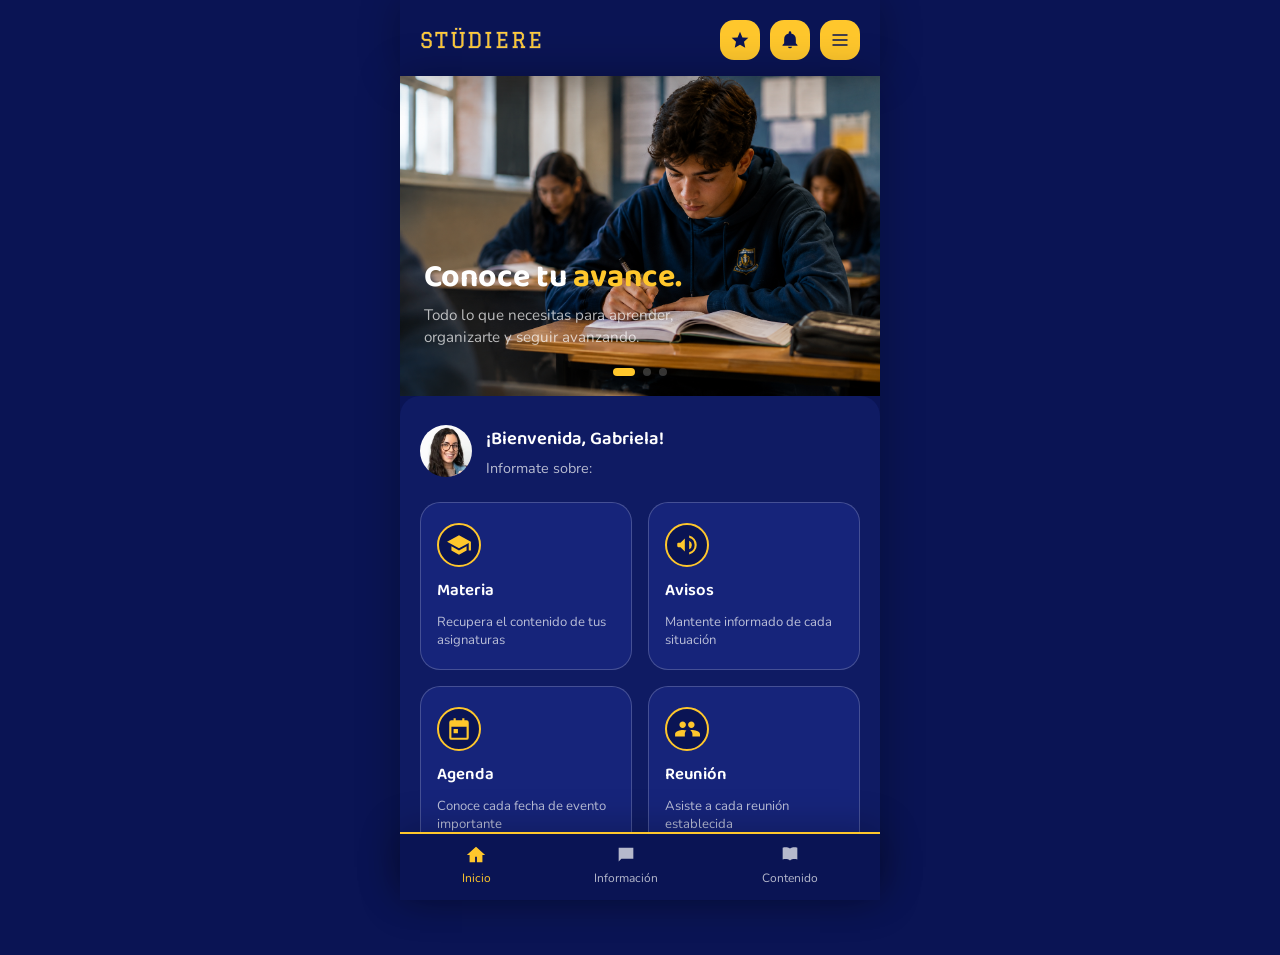
<file: index.html>
<!DOCTYPE html>
<html lang="es">
<head>
  <meta charset="UTF-8">
  <meta name="viewport" content="width=device-width, initial-scale=1.0">
  <title>Stüdiere | Inicio</title>
  <link rel="preconnect" href="https://fonts.googleapis.com">
  <link href="https://fonts.googleapis.com/css2?family=Baloo+2:wght@500;600;700;800&family=Graduate&family=Nunito:wght@400;600;700;800&display=swap" rel="stylesheet">
  <link rel="stylesheet" href="style.css">
</head>
<body>

  <header class="site-header">
    <div class="logo">
      <span class="logo__text">STÜDIERE</span>
    </div>

    <nav class="main-nav" aria-label="Navegación principal">
      <ul class="main-nav__list">
        <li><a href="destacados.html" class="icon-btn" aria-label="Destacados">
          <svg viewBox="0 0 24 24" width="20" height="20" fill="currentColor"><path d="M12 2l2.9 6.9L22 9.2l-5.2 4.9 1.5 7.1L12 17.6 5.7 21.2l1.5-7.1L2 9.2l7.1-.3z"/></svg>
        </a></li>
        <li><a href="avisos.html" class="icon-btn" aria-label="Notificaciones">
          <svg viewBox="0 0 24 24" width="20" height="20" fill="currentColor"><path d="M12 22a2.5 2.5 0 0 0 2.45-2h-4.9A2.5 2.5 0 0 0 12 22zm7-6v-5a7 7 0 0 0-5.5-6.84V3a1.5 1.5 0 0 0-3 0v1.16A7 7 0 0 0 5 11v5l-2 2v1h18v-1z"/></svg>
        </a></li>
        <li><a href="menu.html" class="icon-btn" aria-label="Menú">
          <svg viewBox="0 0 24 24" width="20" height="20" fill="currentColor"><path d="M3 5h18v2H3zM3 11h18v2H3zM3 17h18v2H3z"/></svg>
        </a></li>
      </ul>
    </nav>
  </header>

  <main class="site-main">

    <section class="hero" aria-label="Presentación">
      <div class="hero__media">
        <img src="estudiando.png" alt="Estudiante tomando apuntes en el salón de clases" class="hero__img">
      </div>
      <div class="hero__content">
        <h1 class="hero__title">Conoce tu <span class="hero__title--accent">avance.</span></h1>
        <p class="hero__text">Todo lo que necesitas para aprender, organizarte y seguir avanzando.</p>
      </div>
      <div class="hero__dots" role="tablist" aria-label="Diapositivas destacadas">
        <span class="dot dot--active" role="tab" aria-selected="true"></span>
        <span class="dot" role="tab" aria-selected="false"></span>
        <span class="dot" role="tab" aria-selected="false"></span>
      </div>
    </section>

    <section class="panel" aria-label="Panel de usuario">

      <div class="welcome">
        <img src="gabriela.jpg" alt="" class="welcome__avatar" aria-hidden="true">
        <div class="welcome__text">
          <p class="welcome__greeting">¡Bienvenida, Gabriela!</p>
          <p class="welcome__subtitle">Informate sobre:</p>
        </div>
      </div>

      <section class="options" aria-label="Accesos rápidos">
        <ul class="options__grid">
          <li class="option-card">
            <a href="materia.html">
              <span class="option-card__icon" aria-hidden="true">
                <svg viewBox="0 0 24 24" width="26" height="26" fill="currentColor"><path d="M12 3 1 9l11 6 9-4.91V17h2V9zM5 13.18v4L12 21l7-3.82v-4L12 17z"/></svg>
              </span>
              <span class="option-card__title">Materia</span>
              <span class="option-card__desc">Recupera el contenido de tus asignaturas</span>
            </a>
          </li>
          <li class="option-card">
            <a href="avisos.html">
              <span class="option-card__icon" aria-hidden="true">
                <svg viewBox="0 0 24 24" width="26" height="26" fill="currentColor"><path d="M3 11v2a1 1 0 0 0 1 1h2l4 4v-12l-4 4H4a1 1 0 0 0-1 1zm13.5 1a4.5 4.5 0 0 0-2.5-4.03v8.06A4.5 4.5 0 0 0 16.5 12zM14 3.23v2.06a7 7 0 0 1 0 13.42v2.06a9 9 0 0 0 0-17.54z"/></svg>
              </span>
              <span class="option-card__title">Avisos</span>
              <span class="option-card__desc">Mantente informado de cada situación</span>
            </a>
          </li>
          <li class="option-card">
            <a href="agenda.html">
              <span class="option-card__icon" aria-hidden="true">
                <svg viewBox="0 0 24 24" width="26" height="26" fill="currentColor"><path d="M7 2v2H5a2 2 0 0 0-2 2v14a2 2 0 0 0 2 2h14a2 2 0 0 0 2-2V6a2 2 0 0 0-2-2h-2V2h-2v2H9V2zm12 8v10H5V10zM7 12h4v4H7z"/></svg>
              </span>
              <span class="option-card__title">Agenda</span>
              <span class="option-card__desc">Conoce cada fecha de evento importante</span>
            </a>
          </li>
          <li class="option-card">
            <a href="reunion.html">
              <span class="option-card__icon" aria-hidden="true">
                <svg viewBox="0 0 24 24" width="26" height="26" fill="currentColor"><path d="M16 11c1.66 0 3-1.34 3-3s-1.34-3-3-3-3 1.34-3 3 1.34 3 3 3zm-8 0c1.66 0 3-1.34 3-3S9.66 5 8 5 5 6.34 5 8s1.34 3 3 3zm0 2c-2.33 0-7 1.17-7 3.5V19h9v-2.5c0-.83.33-2.13 1.5-3.15A11 11 0 0 0 8 13zm8 0c-.29 0-.62.02-.97.05 1.16 1 1.97 2.3 1.97 3.45V19h7v-2.5c0-2.33-4.67-3.5-8-3.5z"/></svg>
              </span>
              <span class="option-card__title">Reunión</span>
              <span class="option-card__desc">Asiste a cada reunión establecida</span>
            </a>
          </li>
        </ul>
      </section>

    </section>

  </main>

  <footer class="site-footer">
    <nav class="tab-bar" aria-label="Navegación inferior">
      <ul class="tab-bar__list">
        <li class="tab-bar__item tab-bar__item--active">
          <a href="index.html">
            <svg viewBox="0 0 24 24" width="22" height="22" fill="currentColor"><path d="M12 3 2 12h3v8h6v-6h2v6h6v-8h3z"/></svg>
            <span>Inicio</span>
          </a>
        </li>
        <li class="tab-bar__item">
          <a href="informacion.html">
            <svg viewBox="0 0 24 24" width="22" height="22" fill="currentColor"><path d="M4 4h16v12H7l-3 3z"/></svg>
            <span>Información</span>
          </a>
        </li>
        <li class="tab-bar__item">
          <a href="contenido.html">
            <svg viewBox="0 0 24 24" width="22" height="22" fill="currentColor"><path d="M12 5c-2-1.5-5-2-8-1v13c3-1 6-.5 8 1 2-1.5 5-2 8-1V4c-3-1-6-.5-8 1z"/></svg>
            <span>Contenido</span>
          </a>
        </li>
      </ul>
    </nav>
  </footer>

</body>
</html>
</file>
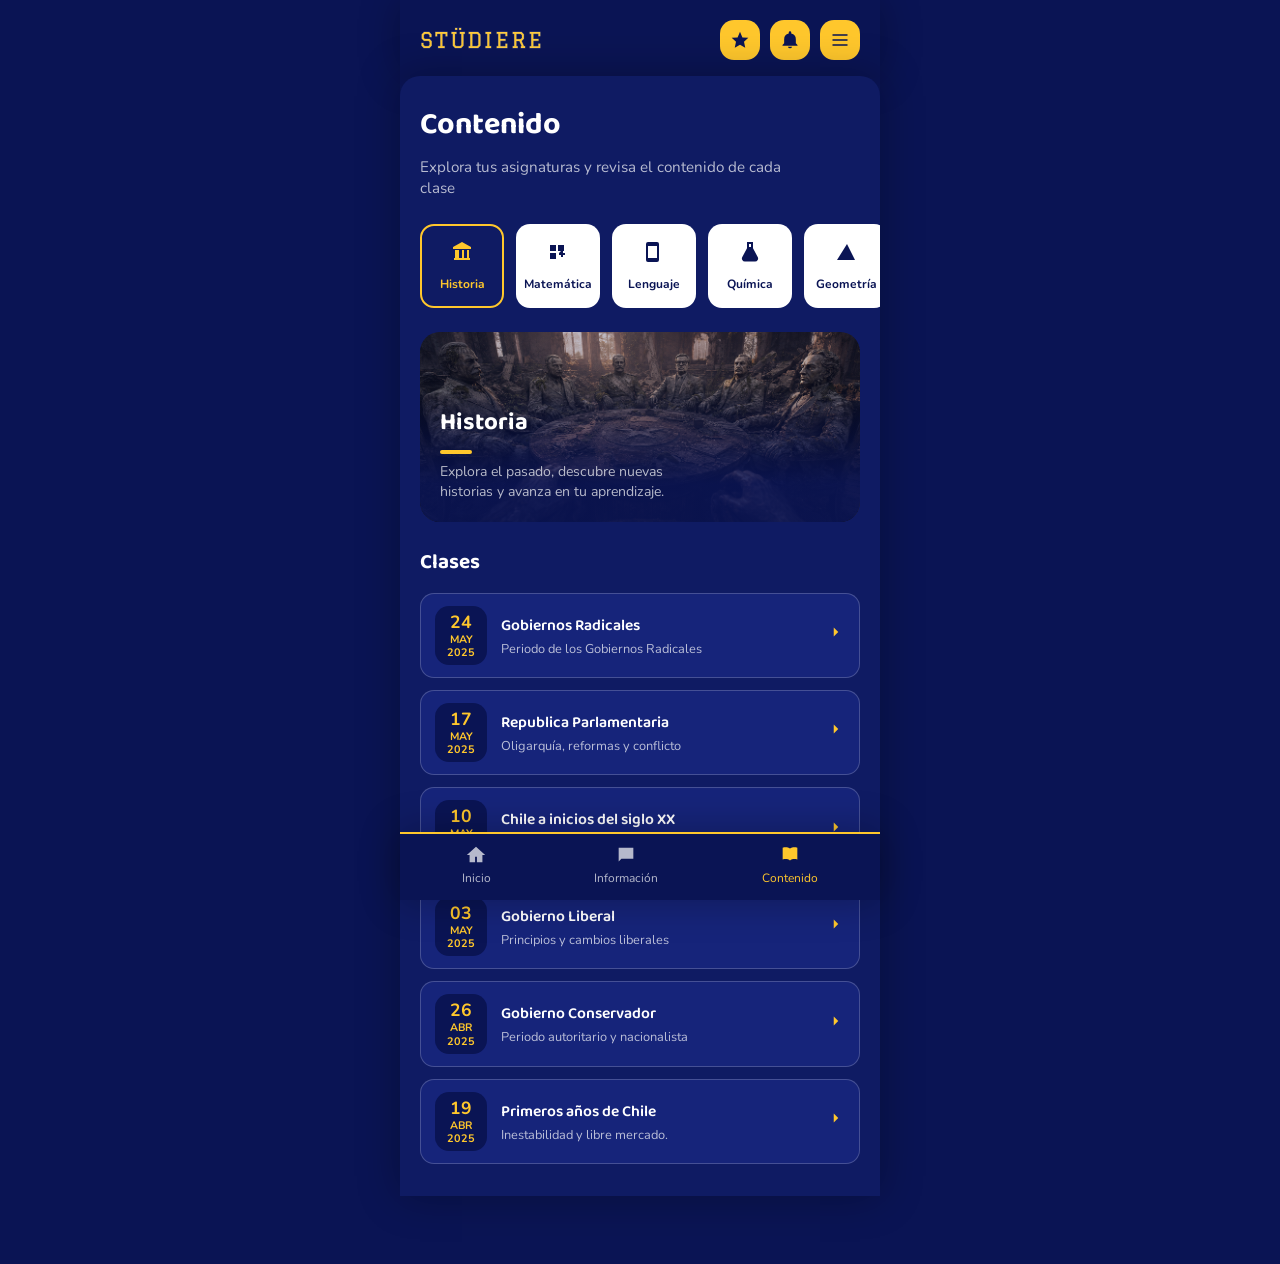
<file: contenido.html>
<!DOCTYPE html>
<html lang="es">
<head>
  <meta charset="UTF-8">
  <meta name="viewport" content="width=device-width, initial-scale=1.0">
  <title>Stüdiere | Contenido</title>
  <link rel="preconnect" href="https://fonts.googleapis.com">
  <link href="https://fonts.googleapis.com/css2?family=Baloo+2:wght@500;600;700;800&family=Graduate&family=Nunito:wght@400;600;700;800&display=swap" rel="stylesheet">
  <link rel="stylesheet" href="style.css">
</head>
<body>

  <header class="site-header">
    <div class="logo">
      <span class="logo__text">STÜDIERE</span>
    </div>

    <nav class="main-nav" aria-label="Navegación principal">
      <ul class="main-nav__list">
        <li><a href="destacados.html" class="icon-btn" aria-label="Destacados">
          <svg viewBox="0 0 24 24" width="20" height="20" fill="currentColor"><path d="M12 2l2.9 6.9L22 9.2l-5.2 4.9 1.5 7.1L12 17.6 5.7 21.2l1.5-7.1L2 9.2l7.1-.3z"/></svg>
        </a></li>
        <li><a href="avisos.html" class="icon-btn" aria-label="Notificaciones">
          <svg viewBox="0 0 24 24" width="20" height="20" fill="currentColor"><path d="M12 22a2.5 2.5 0 0 0 2.45-2h-4.9A2.5 2.5 0 0 0 12 22zm7-6v-5a7 7 0 0 0-5.5-6.84V3a1.5 1.5 0 0 0-3 0v1.16A7 7 0 0 0 5 11v5l-2 2v1h18v-1z"/></svg>
        </a></li>
        <li><a href="menu.html" class="icon-btn" aria-label="Menú">
          <svg viewBox="0 0 24 24" width="20" height="20" fill="currentColor"><path d="M3 5h18v2H3zM3 11h18v2H3zM3 17h18v2H3z"/></svg>
        </a></li>
      </ul>
    </nav>
  </header>

  <main class="site-main">

    <section class="panel panel--top" aria-label="Contenido">

      <div class="page-intro">
        <h1 class="page-intro__title">Contenido</h1>
        <p class="page-intro__desc">Explora tus asignaturas y revisa el contenido de cada clase</p>
      </div>

      <nav class="subject-tabs" aria-label="Asignaturas">
        <ul class="subject-tabs__list">
          <li>
            <a href="#historia" class="subject-tab subject-tab--active" aria-current="page">
              <span class="subject-tab__icon" aria-hidden="true">
                <svg viewBox="0 0 24 24" width="24" height="24" fill="currentColor"><path d="M12 2 3 7v2h18V7zM5 10v8H4v2h16v-2h-1v-8h-2v8h-3v-8h-2v8H9v-8z"/></svg>
              </span>
              <span class="subject-tab__label">Historia</span>
            </a>
          </li>
          <li>
            <a href="#matematica" class="subject-tab">
              <span class="subject-tab__icon" aria-hidden="true">
                <svg viewBox="0 0 24 24" width="24" height="24" fill="currentColor"><path d="M4 11h6V5H4zm0 8h6v-6H4zm8-8h6V5h-6zm1 2v2h2v2h2v-2h2v-2h-2V9h-2v2z"/></svg>
              </span>
              <span class="subject-tab__label">Matemática</span>
            </a>
          </li>
          <li>
            <a href="#lenguaje" class="subject-tab">
              <span class="subject-tab__icon" aria-hidden="true">
                <svg viewBox="0 0 24 24" width="24" height="24" fill="currentColor"><path d="M6 2h9a2 2 0 0 1 2 2v16a2 2 0 0 1-2 2H6a2 2 0 0 1-2-2V4a2 2 0 0 1 2-2zm0 4v12h9V6z"/></svg>
              </span>
              <span class="subject-tab__label">Lenguaje</span>
            </a>
          </li>
          <li>
            <a href="#quimica" class="subject-tab">
              <span class="subject-tab__icon" aria-hidden="true">
                <svg viewBox="0 0 24 24" width="24" height="24" fill="currentColor"><path d="M9 2v6.35L4.3 17a3 3 0 0 0 2.6 4.5h10.2a3 3 0 0 0 2.6-4.5L15 8.35V2zm2 2h2v3h-2z"/></svg>
              </span>
              <span class="subject-tab__label">Química</span>
            </a>
          </li>
          <li>
            <a href="#geometria" class="subject-tab">
              <span class="subject-tab__icon" aria-hidden="true">
                <svg viewBox="0 0 24 24" width="24" height="24" fill="currentColor"><path d="M3 20 13 4l8 16z"/></svg>
              </span>
              <span class="subject-tab__label">Geometría</span>
            </a>
          </li>
        </ul>
      </nav>

      <section class="subject-banner" aria-label="Historia">
        <div class="subject-banner__media">
          <img src="historia.png" alt="Imagen relacionada con la historia" class="subject-banner__img">
        </div>
        <div class="subject-banner__content">
          <h2 class="subject-banner__title">Historia</h2>
          <span class="subject-banner__accent" aria-hidden="true"></span>
          <p class="subject-banner__desc">Explora el pasado, descubre nuevas historias y avanza en tu aprendizaje.</p>
        </div>
      </section>

      <section class="classes" aria-label="Clases">
        <h2 class="classes__title">Clases</h2>

        <ul class="class-list">
          <li class="class-item">
            <a href="clase-gobiernos-radicales.html">
              <span class="class-item__date"><strong>24</strong>MAY<br>2025</span>
              <span class="class-item__text">
                <span class="class-item__title">Gobiernos Radicales</span>
                <span class="class-item__desc">Periodo de los Gobiernos Radicales</span>
              </span>
              <span class="class-item__chevron" aria-hidden="true">
                <svg viewBox="0 0 24 24" width="18" height="18" fill="currentColor"><path d="M9 6l6 6-6 6z"/></svg>
              </span>
            </a>
          </li>
          <li class="class-item">
            <a href="clase-republica-parlamentaria.html">
              <span class="class-item__date"><strong>17</strong>MAY<br>2025</span>
              <span class="class-item__text">
                <span class="class-item__title">Republica Parlamentaria</span>
                <span class="class-item__desc">Oligarquía, reformas y conflicto</span>
              </span>
              <span class="class-item__chevron" aria-hidden="true">
                <svg viewBox="0 0 24 24" width="18" height="18" fill="currentColor"><path d="M9 6l6 6-6 6z"/></svg>
              </span>
            </a>
          </li>
          <li class="class-item">
            <a href="clase-chile-siglo-xx.html">
              <span class="class-item__date"><strong>10</strong>MAY<br>2025</span>
              <span class="class-item__text">
                <span class="class-item__title">Chile a inicios del siglo XX</span>
                <span class="class-item__desc">Desigualdad, tensión y crisis</span>
              </span>
              <span class="class-item__chevron" aria-hidden="true">
                <svg viewBox="0 0 24 24" width="18" height="18" fill="currentColor"><path d="M9 6l6 6-6 6z"/></svg>
              </span>
            </a>
          </li>
          <li class="class-item">
            <a href="clase-gobierno-liberal.html">
              <span class="class-item__date"><strong>03</strong>MAY<br>2025</span>
              <span class="class-item__text">
                <span class="class-item__title">Gobierno Liberal</span>
                <span class="class-item__desc">Principios y cambios liberales</span>
              </span>
              <span class="class-item__chevron" aria-hidden="true">
                <svg viewBox="0 0 24 24" width="18" height="18" fill="currentColor"><path d="M9 6l6 6-6 6z"/></svg>
              </span>
            </a>
          </li>
          <li class="class-item">
            <a href="clase-gobierno-conservador.html">
              <span class="class-item__date"><strong>26</strong>ABR<br>2025</span>
              <span class="class-item__text">
                <span class="class-item__title">Gobierno Conservador</span>
                <span class="class-item__desc">Periodo autoritario y nacionalista</span>
              </span>
              <span class="class-item__chevron" aria-hidden="true">
                <svg viewBox="0 0 24 24" width="18" height="18" fill="currentColor"><path d="M9 6l6 6-6 6z"/></svg>
              </span>
            </a>
          </li>
          <li class="class-item">
            <a href="clase-primeros-anos-chile.html">
              <span class="class-item__date"><strong>19</strong>ABR<br>2025</span>
              <span class="class-item__text">
                <span class="class-item__title">Primeros años de Chile</span>
                <span class="class-item__desc">Inestabilidad y libre mercado.</span>
              </span>
              <span class="class-item__chevron" aria-hidden="true">
                <svg viewBox="0 0 24 24" width="18" height="18" fill="currentColor"><path d="M9 6l6 6-6 6z"/></svg>
              </span>
            </a>
          </li>
        </ul>
      </section>

    </section>

  </main>

  <footer class="site-footer">
    <nav class="tab-bar" aria-label="Navegación inferior">
      <ul class="tab-bar__list">
        <li class="tab-bar__item">
          <a href="index.html">
            <svg viewBox="0 0 24 24" width="22" height="22" fill="currentColor"><path d="M12 3 2 12h3v8h6v-6h2v6h6v-8h3z"/></svg>
            <span>Inicio</span>
          </a>
        </li>
        <li class="tab-bar__item">
          <a href="informacion.html">
            <svg viewBox="0 0 24 24" width="22" height="22" fill="currentColor"><path d="M4 4h16v12H7l-3 3z"/></svg>
            <span>Información</span>
          </a>
        </li>
        <li class="tab-bar__item tab-bar__item--active">
          <a href="contenido.html">
            <svg viewBox="0 0 24 24" width="22" height="22" fill="currentColor"><path d="M12 5c-2-1.5-5-2-8-1v13c3-1 6-.5 8 1 2-1.5 5-2 8-1V4c-3-1-6-.5-8 1z"/></svg>
            <span>Contenido</span>
          </a>
        </li>
      </ul>
    </nav>
  </footer>

</body>
</html>
</file>
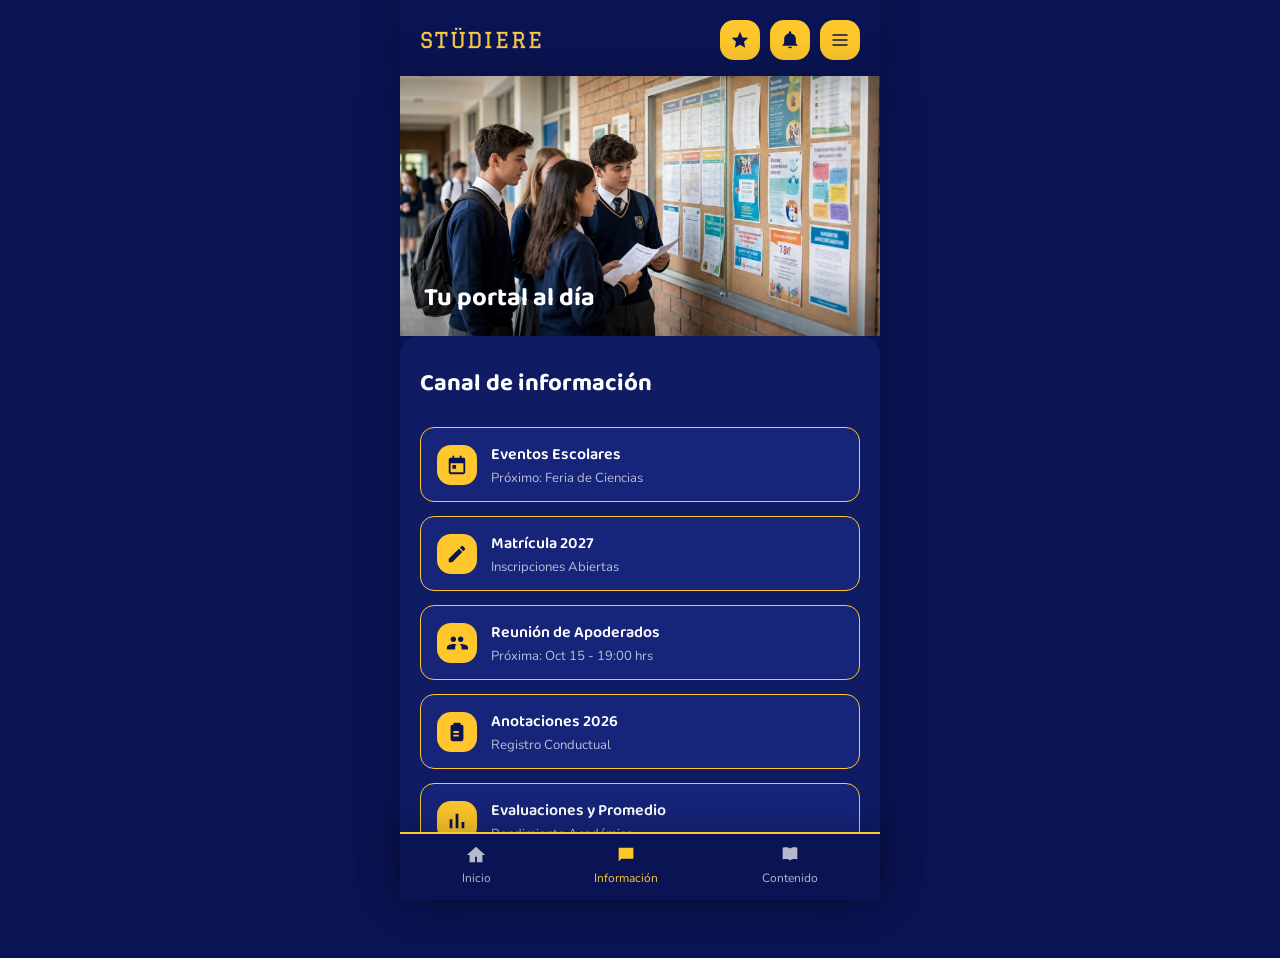
<file: informacion.html>
<!DOCTYPE html>
<html lang="es">
<head>
  <meta charset="UTF-8">
  <meta name="viewport" content="width=device-width, initial-scale=1.0">
  <title>Stüdiere | Información</title>
  <link rel="preconnect" href="https://fonts.googleapis.com">
  <link href="https://fonts.googleapis.com/css2?family=Baloo+2:wght@500;600;700;800&family=Graduate&family=Nunito:wght@400;600;700;800&display=swap" rel="stylesheet">
  <link rel="stylesheet" href="style.css">
</head>
<body>

  <header class="site-header">
    <div class="logo">
      <span class="logo__text">STÜDIERE</span>
    </div>

    <nav class="main-nav" aria-label="Navegación principal">
      <ul class="main-nav__list">
        <li><a href="destacados.html" class="icon-btn" aria-label="Destacados">
          <svg viewBox="0 0 24 24" width="20" height="20" fill="currentColor"><path d="M12 2l2.9 6.9L22 9.2l-5.2 4.9 1.5 7.1L12 17.6 5.7 21.2l1.5-7.1L2 9.2l7.1-.3z"/></svg>
        </a></li>
        <li><a href="avisos.html" class="icon-btn" aria-label="Notificaciones">
          <svg viewBox="0 0 24 24" width="20" height="20" fill="currentColor"><path d="M12 22a2.5 2.5 0 0 0 2.45-2h-4.9A2.5 2.5 0 0 0 12 22zm7-6v-5a7 7 0 0 0-5.5-6.84V3a1.5 1.5 0 0 0-3 0v1.16A7 7 0 0 0 5 11v5l-2 2v1h18v-1z"/></svg>
        </a></li>
        <li><a href="menu.html" class="icon-btn" aria-label="Menú">
          <svg viewBox="0 0 24 24" width="20" height="20" fill="currentColor"><path d="M3 5h18v2H3zM3 11h18v2H3zM3 17h18v2H3z"/></svg>
        </a></li>
      </ul>
    </nav>
  </header>

  <main class="site-main">

    <section class="hero hero--compact" aria-label="Presentación">
      <div class="hero__media">
        <img src="estudiantes.png" alt="Estudiantes revisando el diario mural del colegio" class="hero__img">
      </div>
      <div class="hero__content">
        <h1 class="hero__title">Tu portal al día</h1>
      </div>
    </section>

    <section class="panel" aria-label="Canal de información">

      <h2 class="panel__title">Canal de información</h2>

      <ul class="info-list">
        <li class="info-item">
          <a href="eventos-escolares.html">
            <span class="info-item__icon" aria-hidden="true">
              <svg viewBox="0 0 24 24" width="22" height="22" fill="currentColor"><path d="M7 2v2H5a2 2 0 0 0-2 2v14a2 2 0 0 0 2 2h14a2 2 0 0 0 2-2V6a2 2 0 0 0-2-2h-2V2h-2v2H9V2zm12 8v10H5V10zM7 12h4v4H7z"/></svg>
            </span>
            <span class="info-item__text">
              <span class="info-item__title">Eventos Escolares</span>
              <span class="info-item__desc">Próximo: Feria de Ciencias</span>
            </span>
          </a>
        </li>
        <li class="info-item">
          <a href="matricula.html">
            <span class="info-item__icon" aria-hidden="true">
              <svg viewBox="0 0 24 24" width="22" height="22" fill="currentColor"><path d="M3 17.25V21h3.75L17.81 9.94l-3.75-3.75zM20.71 7.04a1 1 0 0 0 0-1.41l-2.34-2.34a1 1 0 0 0-1.41 0l-1.83 1.83 3.75 3.75z"/></svg>
            </span>
            <span class="info-item__text">
              <span class="info-item__title">Matrícula 2027</span>
              <span class="info-item__desc">Inscripciones Abiertas</span>
            </span>
          </a>
        </li>
        <li class="info-item">
          <a href="reunion-apoderados.html">
            <span class="info-item__icon" aria-hidden="true">
              <svg viewBox="0 0 24 24" width="22" height="22" fill="currentColor"><path d="M16 11c1.66 0 3-1.34 3-3s-1.34-3-3-3-3 1.34-3 3 1.34 3 3 3zm-8 0c1.66 0 3-1.34 3-3S9.66 5 8 5 5 6.34 5 8s1.34 3 3 3zm0 2c-2.33 0-7 1.17-7 3.5V19h9v-2.5c0-.83.33-2.13 1.5-3.15A11 11 0 0 0 8 13zm8 0c-.29 0-.62.02-.97.05 1.16 1 1.97 2.3 1.97 3.45V19h7v-2.5c0-2.33-4.67-3.5-8-3.5z"/></svg>
            </span>
            <span class="info-item__text">
              <span class="info-item__title">Reunión de Apoderados</span>
              <span class="info-item__desc">Próxima: Oct 15 - 19:00 hrs</span>
            </span>
          </a>
        </li>
        <li class="info-item">
          <a href="anotaciones.html">
            <span class="info-item__icon" aria-hidden="true">
              <svg viewBox="0 0 24 24" width="22" height="22" fill="currentColor"><path d="M9 2a1 1 0 0 0-1 1v1H7a2 2 0 0 0-2 2v14a2 2 0 0 0 2 2h10a2 2 0 0 0 2-2V6a2 2 0 0 0-2-2h-1V3a1 1 0 0 0-1-1zm-1 9h6v2H8zm0 4h6v2H8z"/></svg>
            </span>
            <span class="info-item__text">
              <span class="info-item__title">Anotaciones 2026</span>
              <span class="info-item__desc">Registro Conductual</span>
            </span>
          </a>
        </li>
        <li class="info-item">
          <a href="evaluaciones.html">
            <span class="info-item__icon" aria-hidden="true">
              <svg viewBox="0 0 24 24" width="22" height="22" fill="currentColor"><path d="M4 20V10h3v10zm6.5 0V4h3v16zm6.5 0v-7h3v7z"/></svg>
            </span>
            <span class="info-item__text">
              <span class="info-item__title">Evaluaciones y Promedio</span>
              <span class="info-item__desc">Rendimiento Académico</span>
            </span>
          </a>
        </li>
      </ul>

    </section>

  </main>

  <footer class="site-footer">
    <nav class="tab-bar" aria-label="Navegación inferior">
      <ul class="tab-bar__list">
        <li class="tab-bar__item">
          <a href="index.html">
            <svg viewBox="0 0 24 24" width="22" height="22" fill="currentColor"><path d="M12 3 2 12h3v8h6v-6h2v6h6v-8h3z"/></svg>
            <span>Inicio</span>
          </a>
        </li>
        <li class="tab-bar__item tab-bar__item--active">
          <a href="informacion.html">
            <svg viewBox="0 0 24 24" width="22" height="22" fill="currentColor"><path d="M4 4h16v12H7l-3 3z"/></svg>
            <span>Información</span>
          </a>
        </li>
        <li class="tab-bar__item">
          <a href="contenido.html">
            <svg viewBox="0 0 24 24" width="22" height="22" fill="currentColor"><path d="M12 5c-2-1.5-5-2-8-1v13c3-1 6-.5 8 1 2-1.5 5-2 8-1V4c-3-1-6-.5-8 1z"/></svg>
            <span>Contenido</span>
          </a>
        </li>
      </ul>
    </nav>
  </footer>

</body>
</html>
</file>
<file: style.css>
/* ==========================================================================
   Tokens
   ========================================================================== */
:root {
  --color-navy-900: #0A1454;
  --color-navy-800: #0F1B63;
  --color-navy-700: #16247A;
  --color-yellow-400: #FFC72C;
  --color-yellow-300: #FFD966;
  --color-white: #FFFFFF;
  --color-white-70: rgba(255, 255, 255, 0.7);
  --color-white-20: rgba(255, 255, 255, 0.2);
  --history-banner-image: url("historia.png");

  --font-display: 'Baloo 2', system-ui, sans-serif;
  --font-body: 'Nunito', system-ui, sans-serif;

  --radius-lg: 20px;
  --radius-md: 14px;
  --radius-full: 999px;

  --max-width: 480px;
}

/* ==========================================================================
   Reset
   ========================================================================== */
*,
*::before,
*::after {
  box-sizing: border-box;
  margin: 0;
  padding: 0;
}

html {
  -webkit-text-size-adjust: 100%;
}

body {
  font-family: var(--font-body);
  background: var(--color-navy-900);
  color: var(--color-white);
  min-height: 100vh;
  display: flex;
  flex-direction: column;
}

img {
  max-width: 100%;
  display: block;
}

a {
  color: inherit;
  text-decoration: none;
}

ul {
  list-style: none;
}

/* Shell: keeps the layout centered like a phone screen on wider viewports */
.site-header,
.site-main,
.site-footer {
  width: 100%;
  max-width: var(--max-width);
  margin-inline: auto;
}

/* ==========================================================================
   Header
   ========================================================================== */
.site-header {
  display: flex;
  align-items: center;
  justify-content: space-between;
  gap: 16px;
  padding: 20px 20px 16px;
}

.logo__text {
  font-family: 'Graduate', Georgia, serif;
  font-weight: 400;
  font-size: 1.4rem;
  letter-spacing: 0.08em;
  color: var(--color-yellow-400);
  -webkit-text-stroke: 0.8px var(--color-white-20);
}

.main-nav__list {
  display: flex;
  align-items: center;
  gap: 10px;
}

.icon-btn {
  display: flex;
  align-items: center;
  justify-content: center;
  width: 40px;
  height: 40px;
  border-radius: var(--radius-md);
  background: var(--color-yellow-400);
  color: var(--color-navy-900);
  transition: transform 0.15s ease;
}

.icon-btn:hover,
.icon-btn:focus-visible {
  transform: translateY(-1px);
}

.icon-btn:focus-visible {
  outline: 2px solid var(--color-white);
  outline-offset: 2px;
}

/* ==========================================================================
   Main
   ========================================================================== */
.site-main {
  flex: 1;
  display: flex;
  flex-direction: column;
}

/* ---- Hero section ---- */
.hero {
  position: relative;
  display: flex;
  flex-direction: column;
  justify-content: flex-end;
  min-height: 320px;
  overflow: hidden;
}

.hero__media {
  position: absolute;
  inset: 0;
  z-index: -2;
}

.hero__img {
  width: 100%;
  height: 100%;
  object-fit: cover;
}

.hero__media::after {
  content: "";
  position: absolute;
  inset: 0;
  background: linear-gradient(
    to top,
    rgba(10, 20, 84, 0.95) 10%,
    rgba(10, 20, 84, 0.35) 55%,
    rgba(10, 20, 84, 0.1) 100%
  );
  z-index: -1;
}

.hero__content {
  display: flex;
  flex-direction: column;
  gap: 10px;
  padding: 24px 24px 20px;
}

.hero__title {
  font-family: var(--font-display);
  font-weight: 700;
  font-size: 2rem;
  line-height: 1.1;
  color: var(--color-white);
}

.hero__title--accent {
  color: var(--color-yellow-400);
}

.hero__text {
  max-width: 30ch;
  font-size: 0.95rem;
  line-height: 1.4;
  color: var(--color-white-70);
}

.hero__dots {
  display: flex;
  justify-content: center;
  gap: 8px;
  padding-bottom: 20px;
}

.dot {
  width: 8px;
  height: 8px;
  border-radius: var(--radius-full);
  background: var(--color-white-20);
}

.dot--active {
  width: 22px;
  background: var(--color-yellow-400);
}

/* Hero variant used on secondary pages: shorter, no dots, single line title */
.hero--compact {
  min-height: 260px;
}

.hero--compact .hero__content {
  padding-bottom: 24px;
}

.hero--compact .hero__title {
  font-size: 1.6rem;
}

/* ---- Panel / dashboard section ---- */
.panel {
  display: flex;
  flex-direction: column;
  gap: 24px;
  background: var(--color-navy-800);
  border-top-left-radius: var(--radius-lg);
  border-top-right-radius: var(--radius-lg);
  padding: 28px 20px 32px;
  flex: 1;
}

.welcome {
  display: flex;
  align-items: center;
  gap: 14px;
}

.welcome__avatar {
  width: 52px;
  height: 52px;
  border-radius: var(--radius-full);
  background: var(--color-yellow-400);
}

.welcome__text {
  display: flex;
  flex-direction: column;
  gap: 4px;
}

.welcome__greeting {
  font-family: var(--font-display);
  font-weight: 600;
  font-size: 1.15rem;
}

.panel--top {
  padding-top: 24px;
}

.page-intro {
  display: flex;
  flex-direction: column;
  gap: 8px;
}

.page-intro__title {
  font-family: var(--font-display);
  font-weight: 700;
  font-size: 1.9rem;
}

.page-intro__desc {
  font-size: 0.95rem;
  line-height: 1.4;
  color: var(--color-white-70);
  max-width: 42ch;
}

/* Subject tabs: horizontally scrollable chip row */
.subject-tabs {
  width: calc(100% + 40px);
  margin-inline: -20px;
  overflow-x: auto;
  -webkit-overflow-scrolling: touch;
  scrollbar-width: none;
}

.subject-tabs::-webkit-scrollbar {
  display: none;
}

.subject-tabs__list {
  display: flex;
  gap: 12px;
  padding: 0 20px;
}

.subject-tab {
  flex: 0 0 auto;
  display: flex;
  flex-direction: column;
  align-items: center;
  justify-content: center;
  gap: 6px;
  width: 84px;
  height: 84px;
  border-radius: var(--radius-md);
  background: var(--color-white);
  color: var(--color-navy-900);
  border: 2px solid transparent;
}

.subject-tab--active {
  background: var(--color-navy-800);
  color: var(--color-yellow-400);
  border-color: var(--color-yellow-400);
}

.subject-tab__label {
  font-size: 0.75rem;
  font-weight: 700;
}

/* Subject banner: featured subject with image and description */
.subject-banner {
  position: relative;
  border-radius: var(--radius-lg);
  overflow: hidden;
  min-height: 190px;
  display: flex;
  align-items: flex-end;
  background-image: var(--history-banner-image);
  background-position: center;
  background-size: cover;
}

.subject-banner__media {
  position: absolute;
  inset: 0;
  z-index: 0;
}

.subject-banner__img {
  width: 100%;
  height: 100%;
  object-fit: cover;
  opacity: 0;
}

.subject-banner__media::after {
  content: "";
  position: absolute;
  inset: 0;
  background: linear-gradient(
    to top,
    rgba(10, 20, 84, 0.9) 20%,
    rgba(10, 20, 84, 0.25) 70%
  );
  z-index: 1;
}

.subject-banner__content {
  position: relative;
  z-index: 2;
  display: flex;
  flex-direction: column;
  gap: 8px;
  padding: 20px;
}

.subject-banner__title {
  font-family: var(--font-display);
  font-weight: 700;
  font-size: 1.5rem;
}

.subject-banner__accent {
  width: 32px;
  height: 4px;
  border-radius: var(--radius-full);
  background: var(--color-yellow-400);
}

.subject-banner__desc {
  font-size: 0.88rem;
  line-height: 1.4;
  color: var(--color-white-70);
  max-width: 34ch;
}

/* Classes list */
.classes {
  display: flex;
  flex-direction: column;
  gap: 14px;
}

.classes__title {
  font-family: var(--font-display);
  font-weight: 700;
  font-size: 1.3rem;
}

.class-list {
  display: flex;
  flex-direction: column;
  gap: 12px;
}

.class-item {
  background: var(--color-navy-700);
  border: 1px solid var(--color-white-20);
  border-radius: var(--radius-md);
}

.class-item a {
  display: flex;
  align-items: center;
  gap: 14px;
  padding: 12px 14px;
}

.class-item__date {
  flex-shrink: 0;
  display: flex;
  flex-direction: column;
  align-items: center;
  justify-content: center;
  width: 52px;
  padding: 6px 4px;
  border-radius: var(--radius-md);
  background: var(--color-navy-900);
  color: var(--color-yellow-400);
  font-size: 0.68rem;
  font-weight: 700;
  line-height: 1.2;
  text-align: center;
}

.class-item__date strong {
  font-size: 1.1rem;
}

.class-item__text {
  flex: 1;
  display: flex;
  flex-direction: column;
  gap: 2px;
}

.class-item__title {
  font-family: var(--font-display);
  font-weight: 600;
  font-size: 0.98rem;
}

.class-item__desc {
  font-size: 0.8rem;
  color: var(--color-white-70);
}

.class-item__chevron {
  flex-shrink: 0;
  color: var(--color-yellow-400);
}

.welcome__subtitle {
  font-size: 0.9rem;
  color: var(--color-white-70);
}

.panel__title {
  font-family: var(--font-display);
  font-weight: 700;
  font-size: 1.5rem;
}

/* Info channel list */
.info-list {
  display: flex;
  flex-direction: column;
  gap: 14px;
}

.info-item {
  background: var(--color-navy-700);
  border: 1px solid var(--color-yellow-400);
  border-radius: var(--radius-md);
}

.info-item a {
  display: flex;
  align-items: center;
  gap: 14px;
  padding: 14px 16px;
}

.info-item__icon {
  flex-shrink: 0;
  display: flex;
  align-items: center;
  justify-content: center;
  width: 40px;
  height: 40px;
  border-radius: var(--radius-md);
  background: var(--color-yellow-400);
  color: var(--color-navy-900);
}

.info-item__text {
  display: flex;
  flex-direction: column;
  gap: 2px;
}

.info-item__title {
  font-family: var(--font-display);
  font-weight: 600;
  font-size: 1rem;
}

.info-item__desc {
  font-size: 0.82rem;
  color: var(--color-white-70);
}

/* Options grid: two flex columns wrapping into a 2x2 arrangement */
.options__grid {
  display: flex;
  flex-wrap: wrap;
  gap: 16px;
}

.option-card {
  flex: 1 1 calc(50% - 8px);
  min-width: 150px;
  background: var(--color-navy-700);
  border-radius: var(--radius-lg);
  border: 1px solid var(--color-white-20);
}

.option-card a {
  display: flex;
  flex-direction: column;
  gap: 10px;
  padding: 20px 16px;
  height: 100%;
}

.option-card__icon {
  display: flex;
  align-items: center;
  justify-content: center;
  width: 44px;
  height: 44px;
  border-radius: var(--radius-full);
  background: var(--color-navy-900);
  border: 2px solid var(--color-yellow-400);
  color: var(--color-yellow-400);
}

.option-card__title {
  font-family: var(--font-display);
  font-weight: 600;
  font-size: 1.05rem;
}

.option-card__desc {
  font-size: 0.82rem;
  line-height: 1.35;
  color: var(--color-white-70);
}

/* ==========================================================================
   Footer / tab bar
   ========================================================================== */
.site-footer {
  border-top: 2px solid var(--color-yellow-400);
  background: var(--color-navy-900);
  position: sticky;
  bottom: 0;
}

.tab-bar__list {
  display: flex;
  justify-content: space-around;
  padding: 10px 10px 14px;
}

.tab-bar__item a {
  display: flex;
  flex-direction: column;
  align-items: center;
  gap: 4px;
  font-size: 0.75rem;
  color: var(--color-white-70);
}

.tab-bar__item--active a {
  color: var(--color-yellow-400);
}

/* ==========================================================================
   Responsive tweaks
   ========================================================================== */
@media (min-width: 500px) {
  .site-header,
  .site-main,
  .site-footer {
    box-shadow: 0 0 40px rgba(0, 0, 0, 0.3);
  }
}

@media (prefers-reduced-motion: reduce) {
  .icon-btn {
    transition: none;
  }
}
</file>
